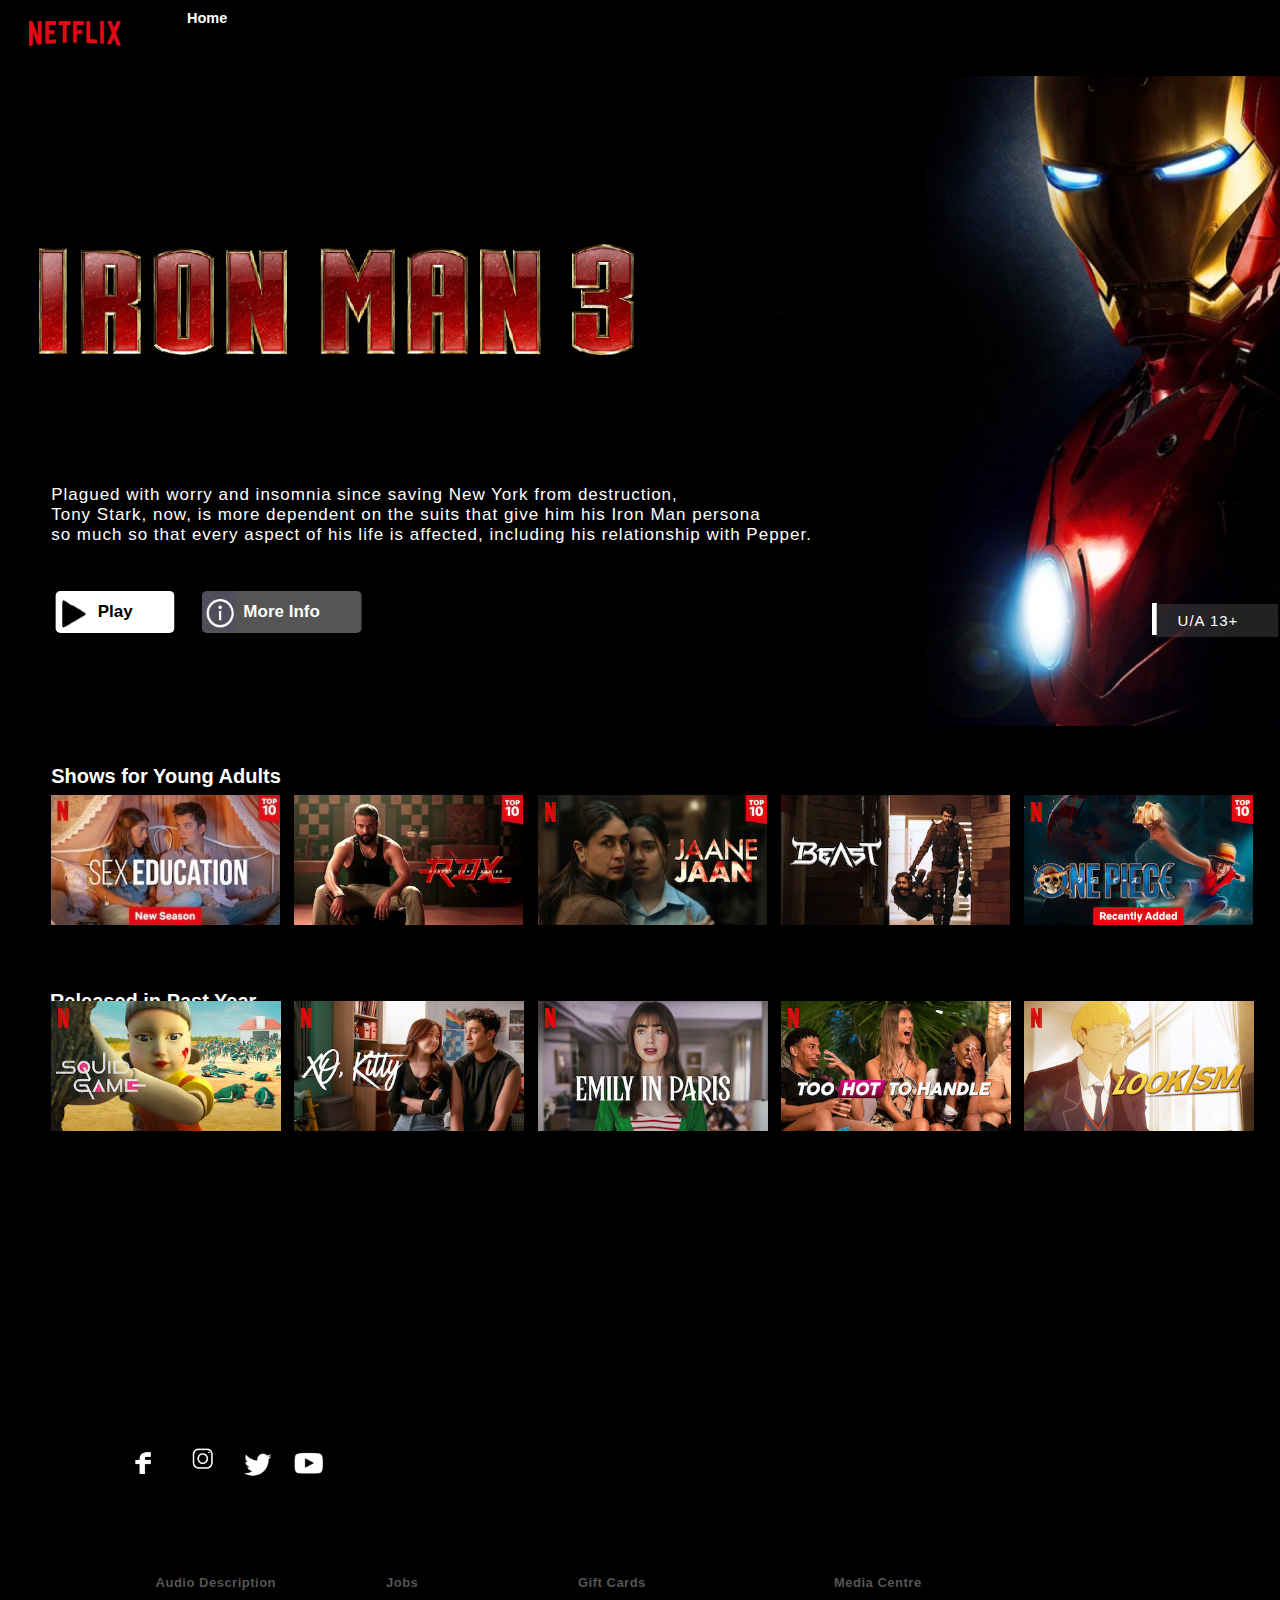
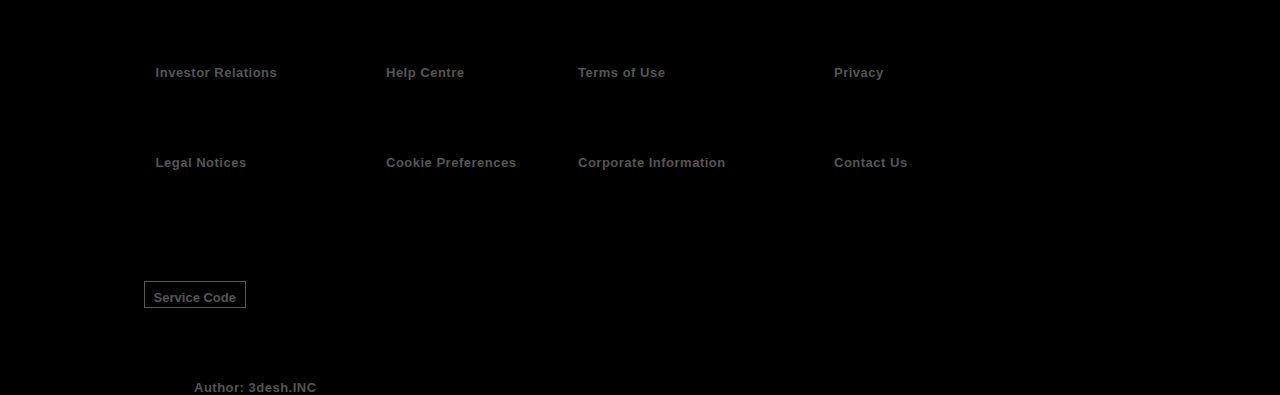
<file: index.html>
<!DOCTYPE html>
<html>
<head>
	<meta charset="utf-8">
	<meta name="viewport" content="width=device-width, initial-scale=1">
	<title>Home - Netflix</title>
	<link rel="icon" type="x-icon" href="images/tab-logo.jpg">
	<link rel="stylesheet" type="text/css" href="index.css">
</head>
<body>
	<header><li><a href="https://www.netflix.com/browse"><button class = "pseudo-button"><img id = "pagelogo" src="images/PageLogo2.jpg"></img></button></a></li><li><a href = "https://www.netflix.com/browse"><div class = "same" id = "home">Home</div></a></li><li><a href = "sub_pages/index.html"><div class = "same"id = "tv-shows">TV Shows</div></a></li><li><a href = "sub_pages/index.html"><div class = "same" id = "movies">Movies</div></a></li><li><a href = "sub_pages/index.html"><div class = "same" id = "new">New & Popular</div></a></li><li><a href = "sub_pages/index.html"><div class = "same" id = "mylist">My List</div></a></li><li><a href = "sub_pages/index.html"><div class = "same" id = "browse">Browse by Languages</div></a></li><div class = "same1"><li><div class = "children"><a id = "children" href = "sub_pages/index.html">Children</a></div></li><form role = "search" method = "get" class = "search" action = "">
		<label>
			<input type = "search" class = "search-field" placeholder=" Titles,people,genres..."></input>
		</label></div>
	<div class = "box"><div id = "noti-logo1"><img class = "noti-logo" src = "images/noti-logo.jpg"></img></div></div><span id = "profile"><img class = "profile" src = "images/profile.jpg"></img></span></form></header>
	<div class = "tanker">
		<img class = "wallpaper" src="images/poster.jpg"></img>
		<li><a href="sub_pages/index.html"><button class = "play">    Play</button></a></li>
		<button class = "more-info">More Info</button>
		<p class = "content">Plagued with worry and insomnia since saving New York from destruction, <br>Tony Stark, now, is more dependent on the suits that give him his Iron Man persona</br> so much so that every aspect of his life is affected, including his relationship with Pepper.</p>
		<div class = "white"><div class = "grey"></div></div>
		<div class = "rating">U/A 13+</div>
		<div class = "head">Shows for Young Adults</div>
		<div class = "t1"><img class = "t1pic" src = "images/t1.jpg"></img></div>
		<div class = "t2"><img class = "t1pic" src = "images/t2.jpg"></img></div>
		<div class = "t3"><img class = "t1pic" src = "images/t3.jpg"></img></div>
		<div class = "t4"><img class = "t1pic" src = "images/t4.jpg"></img></div>
		<div class = "t5"><img class = "t1pic" src = "images/t5.jpg"></img></div>
		<div class = "head2">Released in Past Year</div>
		<div class = "t6"><img class = "t2pic" src = "images/t6.jpg"></img></div>
		<div class = "t7"><img class = "t2pic" src="images/t7.jpg"></img></div>
		<div class = "t8"><img class = "t2pic" src="images/t8.jpg"></img></div>
		<div class = "t9"><img class = "t2pic" src="images/t9.jpg"></img></div>
		<div class = "t10"><img class = "t2pic" src="images/t10.jpg"></img></div>
	</div>

	<li><a href="https://www.facebook.com/"><img class = "fb" src = "images/fblogo.jpg"></img></a></li>
	<li><a href="https://www.instagram.com/"><img class = "insta" src = "images/instalogo.jpg"></img></a></li>
	<li><a href="https://twitter.com/"><img class = "twitter" src = "images/xlogo.jpg"></img></a></li>
	<li><a href="nttps://www.youtube.com"><img class = "yt" src = "images/ytlogo.jpg"></img></a></li>
	<li><a href="sub_pages/index.html"><div class = "down-text" id = "t1">Audio Description</div></a></li>
	<li><a href="sub_pages/index.html"><div class = "down-text" id = "t2">Investor Relations</div></a></li>
	<li><a href="sub_pages/index.html"><div class = "down-text" id = "t3">Legal Notices</div></a></li>
	<li><a href = "sub_pages/index.html"><div class = "down-text" id = "t4">Help Centre</div></a></li>
	<li><a href = "sub_pages/index.html"><div class = "down-text" id = "t5">Jobs</div></a></li>
	<li><a href = "sub_pages/index.html"><div class = "down-text" id = "t6">Cookie Preferences</div></a></li>
	<li><a href = "sub_pages/index.html"><div class = "down-text" id = "t7">Gift Cards</div></a></li>
	<li><a href = "sub_pages/index.html"><div class = "down-text" id = "t8">Terms of Use</div></a></li>
	<li><a href = "sub_pages/index.html"><div class = "down-text" id = "t9">Corporate Information</div></a></li>
	<li><a href = "sub_pages/index.html"><div class = "down-text" id = "t10">Media Centre</div></a></li>
	<li><a href = "sub_pages/index.html"><div class = "down-text" id = "t11">Privacy</div></a></li>
	<li><a href = "sub_pages/index.html"><div class = "down-text" id = "t12">Contact Us</div></a></li>

	<div class = "rect"></div><div class="last-box">Service Code</div>

	<div class = "down-text" id = "end-card">Author: 3desh.INC</div>

</body>
</html>
</file>
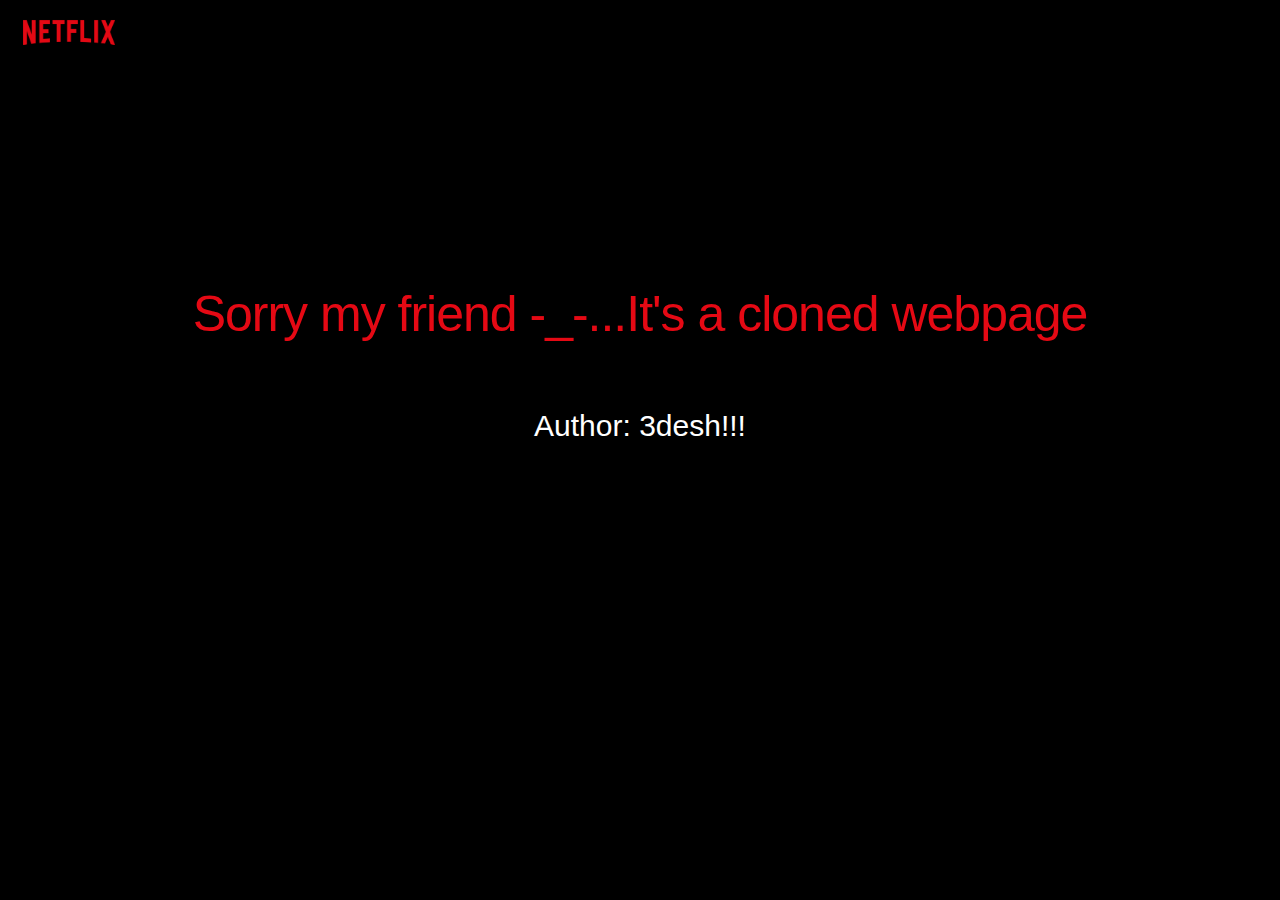
<file: sub_pages/index.html>
<!DOCTYPE html>
<html>
<head>
	<meta charset="utf-8">
	<meta name="viewport" content="width=device-width, initial-scale=1">
	<title>Sorry</title>
	<link rel="icon" type="image/x-icon" href="tab-logo.jpg">
	<link rel="stylesheet" type="text/css" href="index.css">
</head>
<body>
	<img id = "pagelogo" src="PageLogo2.jpg"></img>
	<div class = "main-text">Sorry my friend -_-...It's a cloned webpage</div><br></br>
	<p>Author: 3desh!!!</p>
</body>
</html>
</file>
<file: index.css>
body {
	background-color: black;
}
#pagelogo {
	width: 136px;
	height: 77px;
	margin-left: -7px;
	margin-top: -14px;
}
.same1 {
	margin-left: 780px;
	margin-top: -75px;
	width: 150px;
}
::placeholder {
	color: whitesmoke;
	opacity: 0.3;
	letter-spacing: 1px;
}
.fb {
	width: 25px;
	height: 25px;
	position: absolute;
	top: 161%;
	left: 10%;
}
.insta {
	width: 75px;
	height: 57px;
	position: absolute;
	top: 159%;
	left: 13%;
}
.twitter {
	width: 30px;
	height: 30px;
	position: absolute;
	top: 161%;
	left: 19%;
}
.yt {
	position: absolute;
	top: 161%;
	left: 23%;
	width: 30px;
	height: 30px;
}
header {
	background-color: black;
}
.tanker .play {
	position: absolute;
	top: 68%;
	left: 9%;
	transform: translate(-50%, -50%);
	-ms-transform: translate(-50%, -50%);
	background-color: #FFFFFF;
	color: black;
	font-size: 17px;
	font-weight: bold;
	text-align: right;
	float: right;
	padding: 11px 42px;
	border: none;
	cursor: pointer;
	border-radius: 5px;
	background-image: url(images/play.jpg);
	background-repeat: no-repeat;
	background-size: 30px 40px;
}
.tanker .more-info {
	position: absolute;
	top: 68%;
	left: 22%;
	transform: translate(-50%, -50%);
	-ms-transform: translate(-50%, -50%);
	background-color: #555;
	color: white;
	font-size: 17px;
	font-family: sans-serif;
	font-weight: bold;
	text-align: right;
	float: right;
	padding: 11px 42px;
	border: none;
	cursor: pointer;
	border-radius: 5px;
	background-image: url(images/more-info.jpg);
	background-repeat: no-repeat;
	background-size: 34px 40px;
}
.rating {
	color: white;
	position: absolute;
	top: 68%;
	left: 92%;
	width: 100px;
	font-size: 15px;
	font-family: sans-serif;
	font-weight: lighter;
	letter-spacing: 1px;
}
.white {
	width: 3px;
	height: 30px;
	border: 1px solid #FFFFFF;
	background-color: white;
	position: absolute;
	top: 67%;
	left: 90%;
}
.grey {
	width: 120px;
	height: 31px;
	border: 1px solid #555;
	background-color: #555;
	position: absolute;
	top: 0%;
	left: 91%;
	opacity: 0.4;
}
.tanker .head {
	position: absolute;
	top: 85%;
	left: 4%;
	font-family: sans-serif;
	font-size: 20px;
	font-weight: bold;
	color: white;
}
.tanker .t1 {
	position: absolute;
	top: 88%;
	left: 4%;
}
.tanker .t2 {
	position: absolute;
	top: 88%;
	left: 23%;
}
.tanker .t3 {
	position: absolute;
	top: 88%;
	left: 42%;
}
.tanker .t4 {
	position: absolute;
	top: 88%;
	left: 61%;
}
.tanker .t5 {
	position: absolute;
	top: 88%;
	left: 80%;
}
.tanker .t1pic {
	width: 229px;
	height: 130px;
	margin-top: 3px;
	transition: transform .2s;
}
.tanker .t1pic:hover {
	transform: scale(1.2);
}
.tanker .t2pic {
	width: 230px;
	height: 130px;
	margin-top: 110px;
	transition: transform .2s;
}
.tanker .t2pic:hover {
	transform: scale(1.1);
}
.head2 {
	color: white;
	position: absolute;
	top: 110%;
	left: 3.9%;
	font-family: sans-serif;
	font-weight: bold;
	font-size: 20px;
}
.tanker .t6 {
	position: absolute;
	top: 99%;
	left: 4%;
}
.tanker .t7 {
	position: absolute;
	top: 99%;
	left: 23%;
}
.tanker .t8 {
	position: absolute;
	top: 99%;
	left: 42%;
}
.tanker .t9 {
	position: absolute;
	top: 99%;
	left: 61%;
}
.tanker .t10 {
	position: absolute;
	top: 99%;
	left: 80%;
}
.head3 {
	color: white;
	font-family: sans-serif;
	font-size: 20px;
	font-weight: bold;
	margin-top: 170px;
	margin-left: 40px;
}
.tanker .content {
	color: white;
	font-family: sans-serif;
	font-size: 17px;
	letter-spacing: 1px;
	position: absolute;
	top: 52%;
	left: 4%;
}
.wallpaper {
	width: 100%;
	height: 650px;
	position: absolute;
	top: 11%;
	margin-top: -23px;
	object-fit: fill;
}
.search-field{
	width: 24px;
	height: 35px;
	background-color: transparent;
	border: none;
	margin-top: -28px;
	border-color: white;
	margin-left: 180px;
	margin-right: -95px;
	background-image: url(images/Search-icon-dup.jpg);
	background-position: left;
	background-repeat: no-repeat;
	background-size: 25px 25px;
	float: right;
	-webkit-transition: width 300ms ease-out;
	transition: width 300ms ease-out;
	cursor: pointer;
	color: white;
	padding-left: 30px;
	font-family: sans-serif;
	position: relative;
	top: 8%;
	right: 25%;
}
.pseudo-button {
	background-color: black;
	border: none;
	opacity: 1;
}
.search-icon {
	width: 30px;
	height: 30px;
	margin-left: 450px;
	margin-top: 5px;
}
.same {
	margin-left: 170px;
	color: white;
	margin-top: -67px;
	font-size: 14.5px;
	font-family: sans-serif;
	text-decoration: underline;
	text-decoration-color: black;
	letter-spacing: 0px;
	opacity: 1;
}
#home {
	margin-left: 179px;
	font-weight: bold;
	width: 30px;
}
#tv-shows {
	margin-left: 235px;
}
#movies {
	margin-left: 320px;
}
.children {
	margin-left: 270px;
	margin-top: 4px;
	font-size: 14.5px;
	font-weight: 200px;
}
#children {
	text-decoration: none;
	color: whitesmoke;
	font-family: sans-serif;
	width: 2px;
	position: relative;
	top: 3%;
	right: 15%;
}
#new {
	margin-left: 380px;
}
#mylist {
	margin-left: 494px;
}
#browse {
	margin-left: 565px;
	width: 144px;
}
.search-field:focus {
	border: 2px solid #c3c0ab;
	cursor: text;
	outline: 0;
	width: 250px;
}
.noti-logo {
	margin-left: 1150px;
	width: 20px;
	height: 20px;
	margin-bottom: 20px;
	margin-top: -50px;
}
#noti-logo1 {
	margin-top: -10px;
	position: relative;
	top: 0%;
	right: 0.5%;
}
.profile {
	margin-left: 1179px;
	width: 45px;
	height: 45px;
	margin-top: -60px;
	margin-bottom: 45px;
	object-fit: fill;
}
#profile {
	margin-top: -75px;
	position: relative;
	top: -2%;
	right: 0%;
}
.search-submit { 
display:none;
}
#t1 {
	position: absolute;
	top: 175%;
	left: 2%;
}
.down-text {
	color: #555;
	margin-left: 130px;
	font-weight: 550;
	font-family: sans-serif;
	font-size: 13px;
	letter-spacing: 0.5px;
	text-decoration: underline;
	text-decoration-color: black;
}
#t2 {
	position: absolute;
	top: 185%;
	left: 2%;
}
#t3 {
	position: absolute;
	top: 195%;
	left: 2%;
}
#t4 {
	position: absolute;
	top: 185%;
	left: 20%;
}
#t5 {
	position: absolute;
	top: 175%;
	left: 20%;
}
#t6 {
	position: absolute;
	top: 195%;
	left: 20%;
}
#t7 {
	position: absolute;
	top: 175%;
	left: 35%;
}
#t8 {
	position: absolute;
	top: 185%;
	left: 35%;
}
#t9 {
	position: absolute;
	top: 195%;
	left: 35%;
}
#t10 {
	position: absolute;
	top: 175%;
	left: 55%;
}
#t11 {
	position: absolute;
	top: 185%;
	left: 55%;
}
#t12 {
	position: absolute;
	top: 195%;
	left: 55%;
}
.rect {
	width: 100px;
	height: 25px;
	border: 1px solid #555;
	position: absolute;
	top: 209%;
	left: 11.25%;
}
.last-box {
	color: #555;
	font-family: sans-serif;
	font-size: 13px;
	font-weight: 550;
	position: absolute;
	top: 210%;
	left: 12%;
}
.last-box:hover {
	color: white;
}
#end-card {
	position: absolute;
	top: 220%;
	left: 5%;
}
</file>
<file: sub_pages/index.css>
.main-text {
	color: #e50914;
	font-family: sans-serif;
	font-size: 50px;
	letter-spacing: -1px;
	text-align: center;
	margin-top: 210px;
}
body {
	background-color: black;
}
p {
	color: white;
	font-family: sans-serif;
	text-align: center;
	font-size: 30px;
}
#pagelogo {
	width: 136px;
	height: 77px;
	margin-left: -7px;
	margin-top: -14px;
}
</file>
